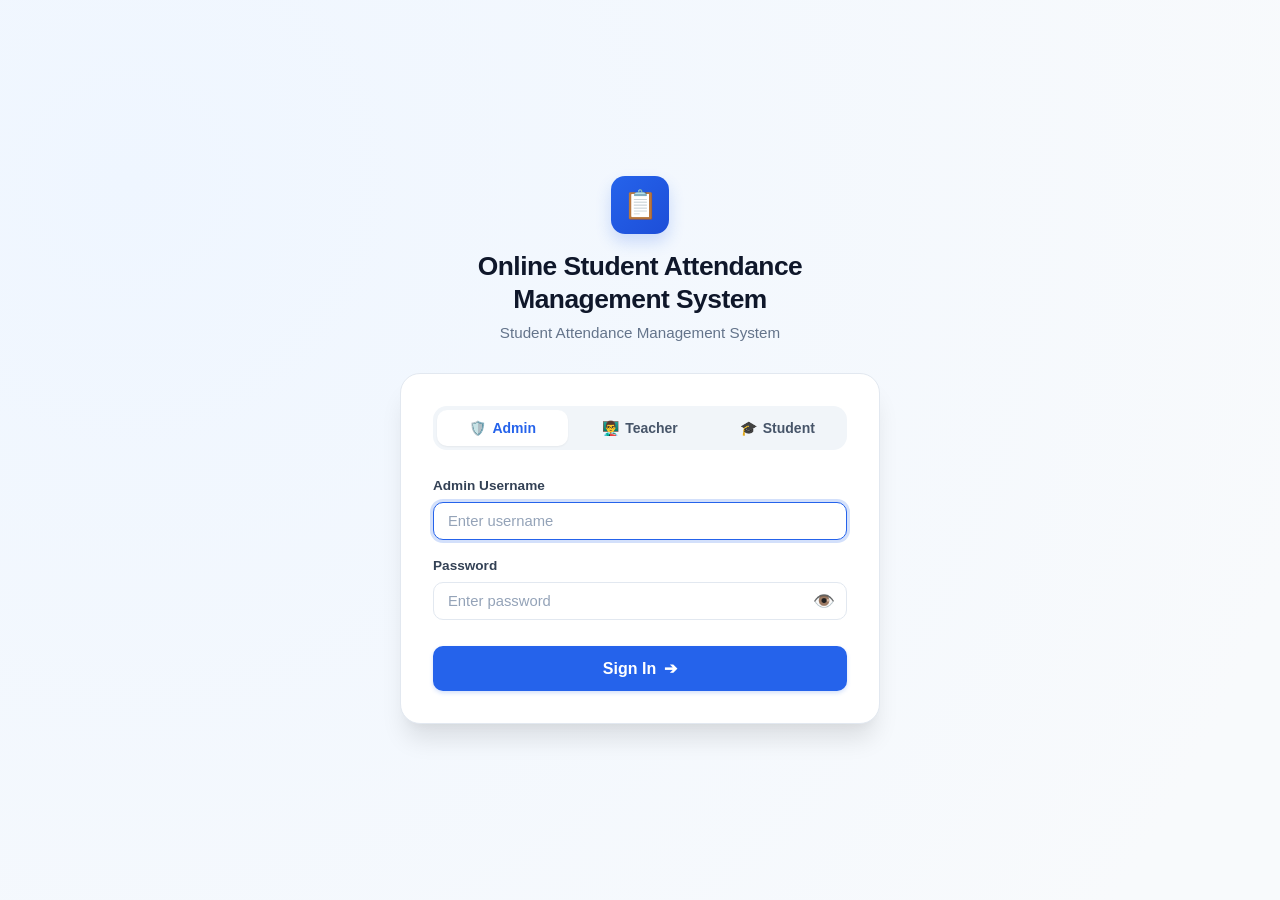
<file: web/index.html>
<!DOCTYPE html>
<html lang="en">
<head>
  <meta charset="UTF-8">
  <meta name="viewport" content="width=device-width, initial-scale=1.0">
  <title>Online SAMS - Student Attendance Management System</title>
  <link rel="stylesheet" href="css/style.css">
  <link rel="stylesheet" href="css/auth.css">
</head>
<body class="auth-page">

  <div class="auth-wrapper">
    <!-- Header -->
    <div class="auth-header">
      <div class="auth-logo">📋</div>
      <h1 class="auth-title">Online Student Attendance Management System</h1>
      <p class="auth-subtitle">Student Attendance Management System</p>
    </div>

    <!-- Login Card -->
    <div class="auth-card">
      <!-- Role Tabs -->
      <div class="role-tabs" id="roleTabs">
        <button type="button" class="role-tab active" data-role="admin">
          <span>🛡️</span> Admin
        </button>
        <button type="button" class="role-tab" data-role="teacher">
          <span>👨‍🏫</span> Teacher
        </button>
        <button type="button" class="role-tab" data-role="student">
          <span>🎓</span> Student
        </button>
      </div>

      <!-- Login Form -->
      <form id="loginForm">
        <input type="hidden" id="loginRole" value="admin">

        <div class="form-group">
          <label class="form-label" id="usernameLabel" for="username">Admin Username</label>
          <input type="text" id="username" class="form-control" placeholder="Enter username" required autofocus>
        </div>

        <div class="form-group">
          <label class="form-label" for="password">Password</label>
          <div class="password-input-group">
            <input type="password" id="password" class="form-control" placeholder="Enter password" required>
            <button type="button" class="toggle-password" id="togglePasswordBtn" title="Toggle password visibility">👁️</button>
          </div>
        </div>

        <button type="submit" class="btn btn-primary btn-submit-login" id="submitLoginBtn">
          <span>Sign In</span> <span>➔</span>
        </button>
      </form>

      <!-- Demo Accounts Helper -->
      

  <script src="js/app.js"></script>
  <script src="js/login.js"></script>
</body>
</html>
</file>
<file: web/css/style.css>
/* ========================================================
   Online SAMS - Global CSS & Design System
   ======================================================== */

:root {
  --primary: #2563eb;
  --primary-hover: #1d4ed8;
  --primary-light: #eff6ff;
  --primary-glow: rgba(37, 99, 235, 0.2);

  --success: #10b981;
  --success-bg: #ecfdf5;
  --success-border: #a7f3d0;

  --danger: #ef4444;
  --danger-bg: #fef2f2;
  --danger-border: #fecaca;

  --warning: #f59e0b;
  --warning-bg: #fffbeb;
  --warning-border: #fde68a;

  --info: #0284c7;
  --info-bg: #f0f9ff;

  --dark: #0f172a;
  --dark-surface: #1e293b;
  --dark-sidebar: #0f172a;

  --gray-50: #f8fafc;
  --gray-100: #f1f5f9;
  --gray-200: #e2e8f0;
  --gray-300: #cbd5e1;
  --gray-400: #94a3b8;
  --gray-500: #64748b;
  --gray-600: #475569;
  --gray-700: #334155;
  --gray-800: #1e293b;
  --gray-900: #0f172a;

  --bg-page: #f8fafc;
  --surface: #ffffff;
  --text-main: #0f172a;
  --text-muted: #64748b;
  --border: #e2e8f0;

  --radius-sm: 6px;
  --radius-md: 10px;
  --radius-lg: 14px;
  --radius-xl: 20px;
  --radius-full: 9999px;

  --shadow-sm: 0 1px 2px 0 rgba(0, 0, 0, 0.05);
  --shadow-md: 0 4px 6px -1px rgba(0, 0, 0, 0.08), 0 2px 4px -2px rgba(0, 0, 0, 0.04);
  --shadow-lg: 0 10px 15px -3px rgba(0, 0, 0, 0.08), 0 4px 6px -4px rgba(0, 0, 0, 0.03);
  --shadow-xl: 0 20px 25px -5px rgba(0, 0, 0, 0.1), 0 8px 10px -6px rgba(0, 0, 0, 0.04);

  --font-sans: 'Inter', -apple-system, BlinkMacSystemFont, "Segoe UI", Roboto, Helvetica, Arial, sans-serif;
  --transition: all 0.2s cubic-bezier(0.4, 0, 0.2, 1);
}

*, *::before, *::after {
  box-sizing: border-box;
  margin: 0;
  padding: 0;
}

body {
  font-family: var(--font-sans);
  background-color: var(--bg-page);
  color: var(--text-main);
  line-height: 1.5;
  -webkit-font-smoothing: antialiased;
  min-height: 100vh;
}

/* Typography */
h1, h2, h3, h4, h5, h6 {
  font-weight: 700;
  color: var(--gray-900);
  line-height: 1.25;
}

p {
  color: var(--text-muted);
}

a {
  color: var(--primary);
  text-decoration: none;
  transition: var(--transition);
}

a:hover {
  color: var(--primary-hover);
}

/* Base Buttons */
.btn {
  display: inline-flex;
  align-items: center;
  justify-content: center;
  gap: 8px;
  font-family: inherit;
  font-size: 0.9rem;
  font-weight: 600;
  padding: 10px 18px;
  border-radius: var(--radius-md);
  border: 1px solid transparent;
  cursor: pointer;
  transition: var(--transition);
  text-decoration: none;
  white-space: nowrap;
}

.btn:active {
  transform: translateY(1px);
}

.btn-primary {
  background: var(--primary);
  color: #ffffff;
  box-shadow: 0 2px 4px var(--primary-glow);
}
.btn-primary:hover {
  background: var(--primary-hover);
  box-shadow: 0 4px 8px var(--primary-glow);
}

.btn-secondary {
  background: var(--gray-100);
  color: var(--gray-700);
  border: 1px solid var(--gray-200);
}
.btn-secondary:hover {
  background: var(--gray-200);
  color: var(--gray-900);
}

.btn-success {
  background: var(--success);
  color: #ffffff;
}
.btn-success:hover {
  background: #059669;
}

.btn-danger {
  background: var(--danger);
  color: #ffffff;
}
.btn-danger:hover {
  background: #dc2626;
}

.btn-outline {
  background: transparent;
  border: 1px solid var(--border);
  color: var(--gray-700);
}
.btn-outline:hover {
  background: var(--gray-50);
  border-color: var(--gray-300);
}

.btn-sm {
  padding: 6px 12px;
  font-size: 0.8rem;
  border-radius: var(--radius-sm);
}

.btn-icon {
  padding: 8px;
  border-radius: var(--radius-md);
}

/* Form Controls */
.form-group {
  margin-bottom: 16px;
}

.form-label {
  display: block;
  font-size: 0.85rem;
  font-weight: 600;
  color: var(--gray-700);
  margin-bottom: 6px;
}

.form-control, .form-select {
  width: 100%;
  padding: 10px 14px;
  font-family: inherit;
  font-size: 0.925rem;
  border: 1.5px solid var(--border);
  border-radius: var(--radius-md);
  background-color: var(--surface);
  color: var(--text-main);
  transition: var(--transition);
  outline: none;
}

.form-control:focus, .form-select:focus {
  border-color: var(--primary);
  box-shadow: 0 0 0 3px var(--primary-glow);
}

.form-control::placeholder {
  color: var(--gray-400);
}

/* Badges */
.badge {
  display: inline-flex;
  align-items: center;
  gap: 5px;
  font-size: 0.75rem;
  font-weight: 700;
  text-transform: uppercase;
  letter-spacing: 0.03em;
  padding: 4px 10px;
  border-radius: var(--radius-full);
}

.badge-present {
  background: var(--success-bg);
  color: var(--success);
  border: 1px solid var(--success-border);
}

.badge-absent {
  background: var(--danger-bg);
  color: var(--danger);
  border: 1px solid var(--danger-border);
}

.badge-late {
  background: var(--warning-bg);
  color: var(--warning);
  border: 1px solid var(--warning-border);
}

.badge-neutral {
  background: var(--gray-100);
  color: var(--gray-700);
}

/* Data Tables */
.table-responsive {
  width: 100%;
  overflow-x: auto;
  border-radius: var(--radius-lg);
  border: 1px solid var(--border);
  background: var(--surface);
}

.data-table {
  width: 100%;
  border-collapse: collapse;
  font-size: 0.9rem;
  text-align: left;
}

.data-table th {
  background: var(--gray-50);
  color: var(--gray-600);
  font-weight: 600;
  font-size: 0.8rem;
  text-transform: uppercase;
  letter-spacing: 0.04em;
  padding: 14px 18px;
  border-bottom: 1px solid var(--border);
}

.data-table td {
  padding: 14px 18px;
  border-bottom: 1px solid var(--border);
  color: var(--gray-800);
}

.data-table tbody tr:last-child td {
  border-bottom: none;
}

.data-table tbody tr:hover {
  background: #f8fafc;
}

/* Modals */
.modal-overlay {
  position: fixed;
  inset: 0;
  background: rgba(15, 23, 42, 0.6);
  backdrop-filter: blur(4px);
  display: flex;
  align-items: center;
  justify-content: center;
  z-index: 1000;
  opacity: 0;
  visibility: hidden;
  transition: opacity 0.2s ease, visibility 0.2s ease;
  padding: 20px;
}

.modal-overlay.active {
  opacity: 1;
  visibility: visible;
}

.modal-content {
  background: var(--surface);
  border-radius: var(--radius-xl);
  width: 100%;
  max-width: 520px;
  box-shadow: var(--shadow-xl);
  transform: translateY(20px) scale(0.97);
  transition: transform 0.25s cubic-bezier(0.16, 1, 0.3, 1);
  overflow: hidden;
}

.modal-overlay.active .modal-content {
  transform: translateY(0) scale(1);
}

.modal-header {
  padding: 20px 24px;
  border-bottom: 1px solid var(--border);
  display: flex;
  align-items: center;
  justify-content: space-between;
}

.modal-title {
  font-size: 1.15rem;
  font-weight: 700;
  color: var(--gray-900);
}

.modal-close {
  background: transparent;
  border: none;
  font-size: 1.25rem;
  color: var(--gray-400);
  cursor: pointer;
  padding: 4px;
  line-height: 1;
  border-radius: var(--radius-sm);
  transition: var(--transition);
}

.modal-close:hover {
  color: var(--gray-800);
  background: var(--gray-100);
}

.modal-body {
  padding: 24px;
  max-height: 75vh;
  overflow-y: auto;
}

.modal-footer {
  padding: 16px 24px;
  border-top: 1px solid var(--border);
  display: flex;
  align-items: center;
  justify-content: flex-end;
  gap: 12px;
  background: var(--gray-50);
}

/* Toast Notification */
.toast-container {
  position: fixed;
  bottom: 24px;
  right: 24px;
  display: flex;
  flex-direction: column;
  gap: 10px;
  z-index: 9999;
  pointer-events: none;
}

.toast {
  pointer-events: auto;
  background: var(--surface);
  color: var(--gray-800);
  border-radius: var(--radius-md);
  box-shadow: var(--shadow-xl);
  padding: 14px 20px;
  display: flex;
  align-items: center;
  gap: 12px;
  min-width: 280px;
  max-width: 420px;
  font-size: 0.9rem;
  font-weight: 500;
  border-left: 4px solid var(--primary);
  animation: slideIn 0.3s cubic-bezier(0.16, 1, 0.3, 1) forwards;
}

.toast.toast-success {
  border-left-color: var(--success);
}
.toast.toast-error {
  border-left-color: var(--danger);
}
.toast.toast-warning {
  border-left-color: var(--warning);
}

@keyframes slideIn {
  from {
    opacity: 0;
    transform: translateX(50px);
  }
  to {
    opacity: 1;
    transform: translateX(0);
  }
}

/* Progress bar */
.progress-bar-bg {
  width: 100%;
  height: 8px;
  background: var(--gray-200);
  border-radius: var(--radius-full);
  overflow: hidden;
}

.progress-bar-fill {
  height: 100%;
  border-radius: var(--radius-full);
  transition: width 0.5s ease;
}

.progress-green { background: var(--success); }
.progress-orange { background: var(--warning); }
.progress-red { background: var(--danger); }
</file>
<file: web/css/auth.css>
/* ========================================================
   Online SAMS - Login Page Styles
   ======================================================== */

.auth-page {
  min-height: 100vh;
  display: flex;
  align-items: center;
  justify-content: center;
  background: radial-gradient(circle at 10% 20%, #eff6ff 0%, #f8fafc 90%);
  padding: 24px;
}

.auth-wrapper {
  width: 100%;
  max-width: 480px;
}

.auth-header {
  text-align: center;
  margin-bottom: 28px;
}

.auth-logo {
  display: inline-flex;
  align-items: center;
  justify-content: center;
  width: 58px;
  height: 58px;
  background: linear-gradient(135deg, var(--primary) 0%, #1d4ed8 100%);
  color: white;
  border-radius: var(--radius-lg);
  font-size: 28px;
  margin-bottom: 16px;
  box-shadow: 0 8px 16px var(--primary-glow);
}

.auth-title {
  font-size: 1.65rem;
  font-weight: 800;
  color: var(--gray-900);
  letter-spacing: -0.02em;
}

.auth-subtitle {
  font-size: 0.95rem;
  color: var(--gray-500);
  margin-top: 6px;
}

.auth-card {
  background: var(--surface);
  border-radius: var(--radius-xl);
  border: 1px solid var(--border);
  box-shadow: var(--shadow-xl);
  padding: 32px;
}

/* Role Selector Tabs */
.role-tabs {
  display: grid;
  grid-template-columns: repeat(3, 1fr);
  gap: 6px;
  background: var(--gray-100);
  padding: 4px;
  border-radius: var(--radius-lg);
  margin-bottom: 26px;
}

.role-tab {
  background: transparent;
  border: none;
  font-family: inherit;
  font-size: 0.875rem;
  font-weight: 600;
  color: var(--gray-600);
  padding: 10px 8px;
  border-radius: var(--radius-md);
  cursor: pointer;
  transition: var(--transition);
  display: flex;
  align-items: center;
  justify-content: center;
  gap: 6px;
}

.role-tab:hover {
  color: var(--gray-900);
}

.role-tab.active {
  background: var(--surface);
  color: var(--primary);
  box-shadow: var(--shadow-sm);
}

.password-input-group {
  position: relative;
}

.toggle-password {
  position: absolute;
  right: 12px;
  top: 50%;
  transform: translateY(-50%);
  background: transparent;
  border: none;
  color: var(--gray-400);
  cursor: pointer;
  font-size: 1.1rem;
}

.toggle-password:hover {
  color: var(--gray-700);
}

.btn-submit-login {
  width: 100%;
  padding: 12px;
  font-size: 1rem;
  margin-top: 10px;
}

/* Demo Credentials Helper Pill */
.demo-accounts {
  margin-top: 24px;
  padding-top: 20px;
  border-top: 1px dashed var(--border);
}

.demo-title {
  font-size: 0.78rem;
  font-weight: 700;
  text-transform: uppercase;
  letter-spacing: 0.05em;
  color: var(--gray-400);
  margin-bottom: 12px;
  text-align: center;
}

.demo-chips {
  display: flex;
  flex-direction: column;
  gap: 8px;
}

.demo-chip {
  background: var(--gray-50);
  border: 1px solid var(--gray-200);
  border-radius: var(--radius-md);
  padding: 8px 12px;
  display: flex;
  align-items: center;
  justify-content: space-between;
  cursor: pointer;
  transition: var(--transition);
  font-size: 0.825rem;
}

.demo-chip:hover {
  background: var(--primary-light);
  border-color: #bfdbfe;
}

.demo-chip-role {
  font-weight: 700;
  color: var(--gray-800);
}

.demo-chip-creds {
  font-family: monospace;
  color: var(--gray-600);
}

.demo-chip-btn {
  font-size: 0.75rem;
  color: var(--primary);
  font-weight: 600;
}
</file>
<file: web/css/dashboard.css>
/* ========================================================
   Online SAMS - Dashboard & Portal Styles
   ======================================================== */

.dashboard-layout {
  display: flex;
  min-height: 100vh;
}

/* Sidebar */
.sidebar {
  width: 260px;
  background: var(--dark-sidebar);
  color: #ffffff;
  display: flex;
  flex-direction: column;
  flex-shrink: 0;
  transition: var(--transition);
  z-index: 100;
}

.sidebar-header {
  padding: 24px 20px;
  display: flex;
  align-items: center;
  gap: 12px;
  border-bottom: 1px solid rgba(255, 255, 255, 0.08);
}

.sidebar-logo-icon {
  width: 38px;
  height: 38px;
  background: var(--primary);
  border-radius: var(--radius-md);
  display: flex;
  align-items: center;
  justify-content: center;
  font-size: 20px;
  color: white;
}

.sidebar-brand-name {
  font-size: 1.1rem;
  font-weight: 800;
  letter-spacing: -0.02em;
  color: white;
  line-height: 1.2;
}

.sidebar-brand-role {
  font-size: 0.75rem;
  color: var(--gray-400);
  text-transform: uppercase;
  letter-spacing: 0.05em;
}

.sidebar-nav {
  padding: 20px 12px;
  flex: 1;
  display: flex;
  flex-direction: column;
  gap: 4px;
}

.nav-item {
  display: flex;
  align-items: center;
  gap: 12px;
  padding: 10px 14px;
  color: var(--gray-300);
  border-radius: var(--radius-md);
  font-size: 0.9rem;
  font-weight: 500;
  cursor: pointer;
  transition: var(--transition);
  text-decoration: none;
}

.nav-item:hover {
  background: rgba(255, 255, 255, 0.06);
  color: white;
}

.nav-item.active {
  background: var(--primary);
  color: white;
  font-weight: 600;
  box-shadow: 0 2px 6px var(--primary-glow);
}

.nav-icon {
  font-size: 1.15rem;
  display: flex;
  align-items: center;
  justify-content: center;
}

.sidebar-footer {
  padding: 16px;
  border-top: 1px solid rgba(255, 255, 255, 0.08);
}

.user-profile-widget {
  display: flex;
  align-items: center;
  gap: 12px;
  padding: 10px;
  border-radius: var(--radius-md);
  background: rgba(255, 255, 255, 0.04);
}

.user-avatar {
  width: 36px;
  height: 36px;
  border-radius: var(--radius-full);
  background: linear-gradient(135deg, #3b82f6, #1d4ed8);
  display: flex;
  align-items: center;
  justify-content: center;
  color: white;
  font-weight: 700;
  font-size: 0.9rem;
  flex-shrink: 0;
}

.user-meta {
  flex: 1;
  min-width: 0;
}

.user-meta-name {
  font-size: 0.85rem;
  font-weight: 600;
  color: white;
  white-space: nowrap;
  overflow: hidden;
  text-overflow: ellipsis;
}

.user-meta-role {
  font-size: 0.725rem;
  color: var(--gray-400);
}

.btn-logout-icon {
  background: transparent;
  border: none;
  color: var(--gray-400);
  cursor: pointer;
  padding: 6px;
  border-radius: var(--radius-sm);
  transition: var(--transition);
  font-size: 1.1rem;
}

.btn-logout-icon:hover {
  color: #ef4444;
  background: rgba(239, 68, 68, 0.1);
}

/* Main Content Wrapper */
.main-viewport {
  flex: 1;
  display: flex;
  flex-direction: column;
  min-width: 0;
  background: var(--bg-page);
  height: 100vh;
  overflow-y: auto;
}

.top-navbar {
  height: 64px;
  background: var(--surface);
  border-bottom: 1px solid var(--border);
  padding: 0 28px;
  display: flex;
  align-items: center;
  justify-content: space-between;
  flex-shrink: 0;
}

.top-page-title {
  font-size: 1.25rem;
  font-weight: 700;
}

.top-navbar-actions {
  display: flex;
  align-items: center;
  gap: 16px;
}

.live-datetime {
  font-size: 0.825rem;
  color: var(--gray-500);
  background: var(--gray-100);
  padding: 6px 12px;
  border-radius: var(--radius-full);
  font-weight: 500;
}

.content-container {
  padding: 28px;
  flex: 1;
}

/* Tab Panels */
.tab-panel {
  display: none;
  animation: fadeIn 0.2s ease;
}

.tab-panel.active {
  display: block;
}

@keyframes fadeIn {
  from { opacity: 0; transform: translateY(4px); }
  to { opacity: 1; transform: translateY(0); }
}

/* Stats Cards Grid */
.stats-grid {
  display: grid;
  grid-template-columns: repeat(auto-fit, minmax(220px, 1fr));
  gap: 20px;
  margin-bottom: 28px;
}

.stat-card {
  background: var(--surface);
  border: 1px solid var(--border);
  border-radius: var(--radius-xl);
  padding: 22px;
  display: flex;
  align-items: center;
  justify-content: space-between;
  box-shadow: var(--shadow-sm);
  transition: var(--transition);
}

.stat-card:hover {
  transform: translateY(-2px);
  box-shadow: var(--shadow-md);
}

.stat-label {
  font-size: 0.825rem;
  font-weight: 600;
  color: var(--gray-500);
  text-transform: uppercase;
  letter-spacing: 0.04em;
  margin-bottom: 6px;
}

.stat-value {
  font-size: 1.85rem;
  font-weight: 800;
  color: var(--gray-900);
  line-height: 1;
}

.stat-subtext {
  font-size: 0.775rem;
  color: var(--gray-400);
  margin-top: 6px;
}

.stat-icon {
  width: 52px;
  height: 52px;
  border-radius: var(--radius-lg);
  display: flex;
  align-items: center;
  justify-content: center;
  font-size: 1.5rem;
  flex-shrink: 0;
}

.stat-icon-blue { background: #eff6ff; color: #2563eb; }
.stat-icon-green { background: #ecfdf5; color: #10b981; }
.stat-icon-purple { background: #faf5ff; color: #9333ea; }
.stat-icon-amber { background: #fffbeb; color: #f59e0b; }
.stat-icon-red { background: #fef2f2; color: #ef4444; }

/* Section Cards & Data Views */
.card {
  background: var(--surface);
  border: 1px solid var(--border);
  border-radius: var(--radius-xl);
  box-shadow: var(--shadow-sm);
  margin-bottom: 24px;
  overflow: hidden;
}

.card-header {
  padding: 20px 24px;
  border-bottom: 1px solid var(--border);
  display: flex;
  align-items: center;
  justify-content: space-between;
  flex-wrap: wrap;
  gap: 16px;
}

.card-title {
  font-size: 1.1rem;
  font-weight: 700;
  color: var(--gray-900);
}

.card-body {
  padding: 24px;
}

/* Filter Toolbar */
.toolbar {
  display: flex;
  align-items: center;
  gap: 12px;
  flex-wrap: wrap;
}

.search-box {
  position: relative;
  min-width: 220px;
}

.search-box input {
  padding-left: 36px;
}

.search-icon {
  position: absolute;
  left: 12px;
  top: 50%;
  transform: translateY(-50%);
  color: var(--gray-400);
  font-size: 0.9rem;
}

/* Attendance Sheet Taker */
.attendance-taker-sheet {
  background: var(--surface);
  border: 1px solid var(--border);
  border-radius: var(--radius-xl);
  padding: 24px;
  box-shadow: var(--shadow-sm);
}

.attendance-sheet-header {
  display: flex;
  align-items: center;
  justify-content: space-between;
  padding-bottom: 20px;
  border-bottom: 1px solid var(--border);
  margin-bottom: 20px;
  flex-wrap: wrap;
  gap: 16px;
}

.sheet-meta-group {
  display: flex;
  align-items: center;
  gap: 16px;
  flex-wrap: wrap;
}

.sheet-stats-pills {
  display: flex;
  align-items: center;
  gap: 10px;
}

.sheet-pill {
  font-size: 0.85rem;
  font-weight: 600;
  padding: 6px 14px;
  border-radius: var(--radius-full);
}

.student-attendance-row {
  display: flex;
  align-items: center;
  justify-content: space-between;
  padding: 14px 18px;
  border-radius: var(--radius-md);
  border: 1px solid var(--border);
  background: var(--gray-50);
  margin-bottom: 10px;
  transition: var(--transition);
}

.student-attendance-row:hover {
  background: var(--surface);
  border-color: var(--primary-glow);
  box-shadow: var(--shadow-sm);
}

.student-info-cell {
  display: flex;
  align-items: center;
  gap: 14px;
}

.student-roll {
  background: var(--gray-200);
  color: var(--gray-800);
  font-weight: 700;
  font-size: 0.8rem;
  padding: 4px 8px;
  border-radius: var(--radius-sm);
}

.student-name-text {
  font-weight: 600;
  color: var(--gray-900);
}

.student-course-text {
  font-size: 0.775rem;
  color: var(--gray-500);
}

.attendance-toggle-group {
  display: flex;
  gap: 6px;
  background: var(--gray-200);
  padding: 3px;
  border-radius: var(--radius-lg);
}

.toggle-att-btn {
  border: none;
  background: transparent;
  padding: 8px 18px;
  border-radius: var(--radius-md);
  font-size: 0.85rem;
  font-weight: 600;
  cursor: pointer;
  transition: var(--transition);
  color: var(--gray-600);
}

.toggle-att-btn.active-present {
  background: var(--success);
  color: white;
  box-shadow: 0 2px 4px rgba(16, 185, 129, 0.3);
}

.toggle-att-btn.active-absent {
  background: var(--danger);
  color: white;
  box-shadow: 0 2px 4px rgba(239, 68, 68, 0.3);
}

.toggle-att-btn.active-late {
  background: var(--warning);
  color: white;
}

/* Student Portal Cards */
.student-banner {
  background: linear-gradient(135deg, #1e3a8a 0%, #2563eb 100%);
  color: white;
  border-radius: var(--radius-xl);
  padding: 32px;
  display: flex;
  align-items: center;
  justify-content: space-between;
  margin-bottom: 28px;
  box-shadow: var(--shadow-lg);
  position: relative;
  overflow: hidden;
}

.student-banner h1 {
  color: white;
  font-size: 1.75rem;
  margin-bottom: 6px;
}

.student-banner p {
  color: rgba(255, 255, 255, 0.85);
}

.student-overall-gauge {
  background: rgba(255, 255, 255, 0.15);
  backdrop-filter: blur(8px);
  border: 1px solid rgba(255, 255, 255, 0.25);
  border-radius: var(--radius-xl);
  padding: 20px 28px;
  text-align: center;
}

.overall-pct-number {
  font-size: 2.75rem;
  font-weight: 900;
  line-height: 1;
}

.overall-pct-label {
  font-size: 0.8rem;
  text-transform: uppercase;
  letter-spacing: 0.05em;
  opacity: 0.9;
  margin-top: 4px;
}

/* Shortage Alert Banner */
.alert-shortage {
  background: #fef2f2;
  border: 1.5px solid #fecaca;
  color: #991b1b;
  border-radius: var(--radius-lg);
  padding: 16px 20px;
  display: flex;
  align-items: center;
  gap: 14px;
  margin-bottom: 24px;
}

.subject-cards-grid {
  display: grid;
  grid-template-columns: repeat(auto-fill, minmax(300px, 1fr));
  gap: 20px;
}

.subject-card {
  background: var(--surface);
  border: 1px solid var(--border);
  border-radius: var(--radius-xl);
  padding: 22px;
  box-shadow: var(--shadow-sm);
  transition: var(--transition);
}

.subject-card:hover {
  transform: translateY(-2px);
  box-shadow: var(--shadow-md);
}

.subject-card-header {
  display: flex;
  align-items: flex-start;
  justify-content: space-between;
  margin-bottom: 16px;
}

.subject-card-title {
  font-size: 1.1rem;
  font-weight: 700;
  color: var(--gray-900);
}

.subject-stat-numbers {
  display: flex;
  justify-content: space-between;
  font-size: 0.85rem;
  color: var(--gray-600);
  margin-bottom: 8px;
}

.subject-stat-numbers strong {
  color: var(--gray-900);
}

/* Responsive adjustments */
@media (max-width: 900px) {
  .dashboard-layout {
    flex-direction: column;
  }
  .sidebar {
    width: 100%;
    height: auto;
  }
  .student-banner {
    flex-direction: column;
    text-align: center;
    gap: 20px;
  }
}
</file>
